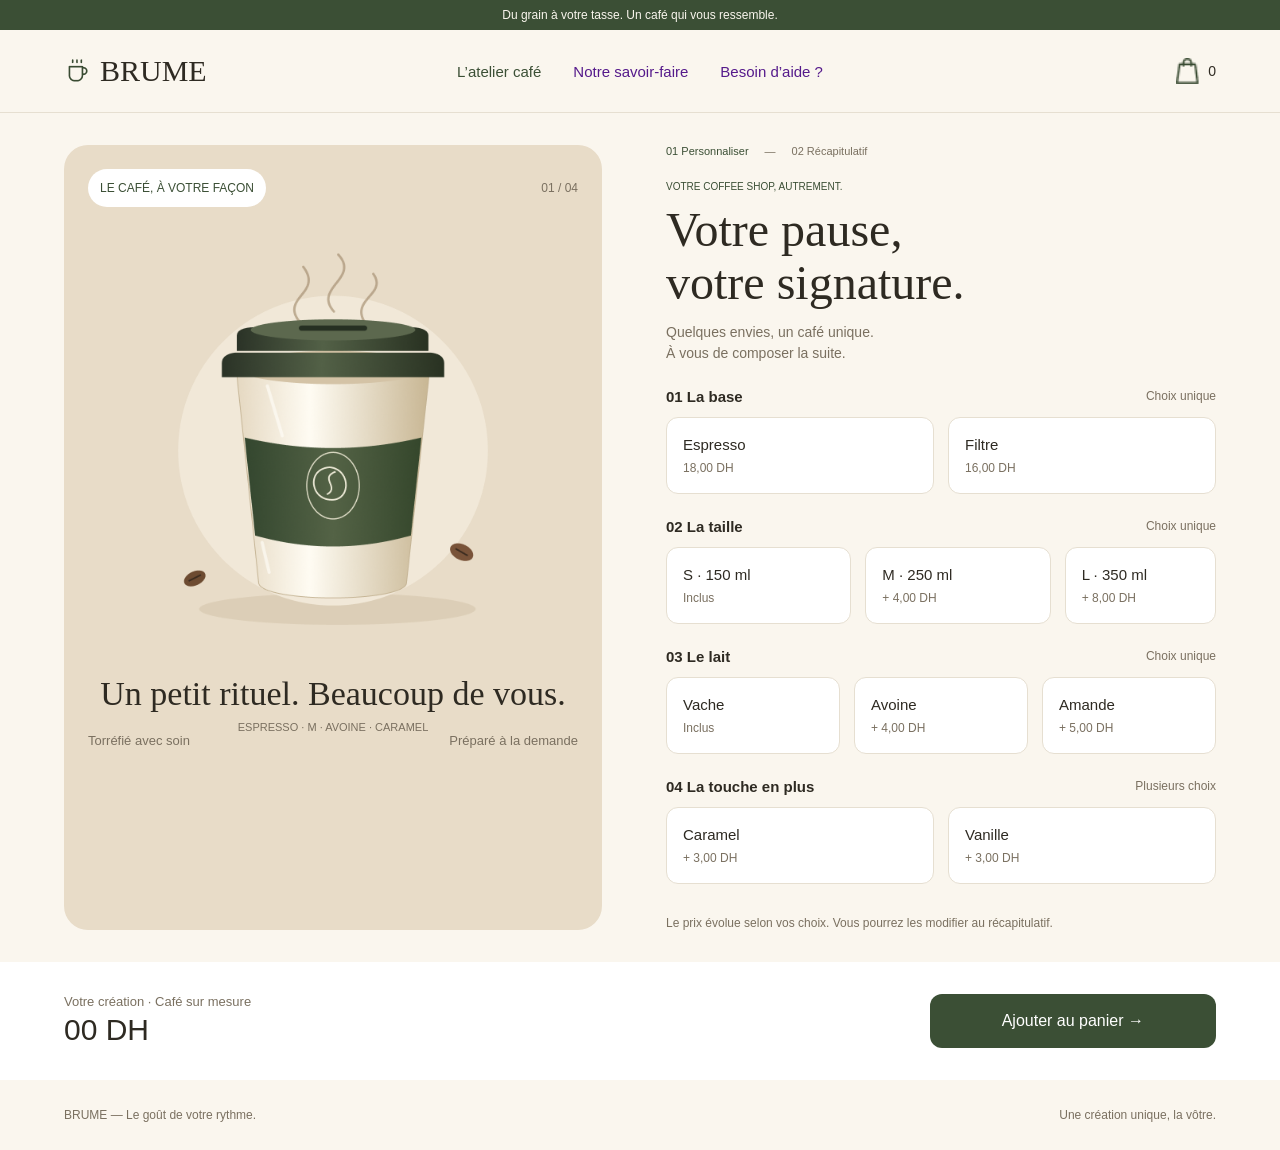
<file: index.html>
<!doctype html>
<html lang="en">
  <head>
    <meta charset="UTF-8" />
    <meta name="viewport" content="width=device-width, initial-scale=1.0" />
    <title>Coffee Shop Configurator</title>
    <link rel="stylesheet" href="style/nativ.css" />
    <script src="script/script.js" defer></script>
    <link rel="stylesheet" href="style/respo.css" />
  </head>
  <body>
    <header class="header">
      <p class="item1">Du grain à votre tasse. Un café qui vous ressemble.</p>
      <div class="item2">
        <img class="logo" src="assetes/icons/Brume.png" alt="Cup of Coffee" />
        <h1>BRUME</h1>
      </div>

      <nav class="navBar">
        <a href="">L’atelier café</a>
        <a href="">Notre savoir-faire</a>
        <a href="">Besoin d’aide ?</a>
      </nav>
      <div class="item3">
        <img class="logo" src="assetes/icons/Vector.png" alt="Vector" />
        <p class="count">0</p>
      </div>
    </header>

    <main class="main">
      <section class="container" >
        <div class="picture">
          <div class="hero1">
            <span>LE CAFÉ, À VOTRE FAÇON</span>
            <p>01 / 04</p>
          </div>

          <img class="img" src="assetes/images/Cafe.png" alt="Cup of Coffee" />
          <p class="item1">Un petit rituel. Beaucoup de vous.</p>
          <p class="item2">ESPRESSO · M · AVOINE · CARAMEL</p>
          <div class="hero2">
            <p>Torréfié avec soin</p>
            <p>Préparé à la demande</p>
          </div>
        </div>
        <div class="info">
          <div class="hero1">
            <span class="item1">01 Personnaliser</span>
            <span class="item2">—</span>
            <span class="item3">02 Récapitulatif</span>
          </div>

          <div class="hero2">
            <p class="item1">VOTRE COFFEE SHOP, AUTREMENT.</p>

            <h1 class="item2">Votre pause,<br />votre signature.</h1>

            <p class="item3">
              Quelques envies, un café unique.<br />
              À vous de composer la suite.
            </p>
          </div>

          <div class="hero3">
            <div class="parTop">
              <h2 class="item1">01 La base</h2>
              <span class="item2">Choix unique</span>
            </div>

            <div class="options" class="bases">
              <label class="option">
                <input
                  type="radio"
                  name="base"
                  value="Espresso"
                  data-price="18"
                />
                <span class="name">Espresso</span>
                <span class="price">18,00 DH</span>
              </label>

              <label class="option">
                <input
                  type="radio"
                  name="base"
                  value="Filtre"
                  data-price="16"
                />
                <span class="name">Filtre</span>
                <span class="price">16,00 DH</span>
              </label>
            </div>
          </div>

          <div class="hero4">
            <div class="parTop">
              <h2 class="item1">02 La taille</h2>
              <span class="item2">Choix unique</span>
            </div>

            <div class="options" class="sizes">
              <label class="option">
                <input
                  type="radio"
                  name="size"
                  value="S · 150 ml"
                  data-price="0"
                />
                <span class="name">S · 150 ml</span>
                <span class="price">Inclus</span>
              </label>

              <label class="option">
                <input
                  type="radio"
                  name="size"
                  value="M · 250 ml"
                  data-price="4"
                />
                <span class="name">M · 250 ml</span>
                <span class="price">+ 4,00 DH</span>
              </label>

              <div class="options">
                <label class="option">
                  <input
                    type="radio"
                    name="size"
                    value="L · 350 ml"
                    data-price="8"
                  />
                  <span class="name">L · 350 ml</span>
                  <span class="price">+ 8,00 DH</span>
                </label>
              </div>
            </div>
          </div>
          <div class="hero5">
            <div class="parTop">
              <h2 class="item1">03 Le lait</h2>
              <span class="item2">Choix unique</span>
            </div>

            <div class="options" class="milks">
              <label class="option">
                <input type="radio" name="milk" value="Vache" />
                <span class="name">Vache</span>
                <span class="price">Inclus</span>
              </label>

              <label class="option">
                <input type="radio" name="milk" value="Avoine" data-price="4" />
                <span class="name">Avoine</span>
                <span class="price">+ 4,00 DH</span>
              </label>

              <label class="option">
                <input type="radio" name="milk" value="Amande" data-price="5" />
                <span class="name">Amande</span>
                <span class="price">+ 5,00 DH</span>
              </label>
            </div>
          </div>

          <div class="hero6">
            <div class="parTop">
              <h2 class="item1">04 La touche en plus</h2>
              <span class="item2">Plusieurs choix</span>
            </div>

            <div class="options" class="extras">
              <label class="option">
                <input
                  type="checkbox"
                  name="extra"
                  value="Caramel"
                  data-price="3"
                />
                <span class="name">Caramel</span>
                <span class="price">+ 3,00 DH</span>
              </label>

              <label class="option">
                <input
                  type="checkbox"
                  name="extra"
                  value="Vanille"
                  data-price="3"
                />
                <span class="name">Vanille</span>
                <span class="price">+ 3,00 DH</span>
              </label>
            </div>
          </div>
          <p class="note">
            Le prix évolue selon vos choix. Vous pourrez les modifier au
            récapitulatif.
          </p>
        </div>
      </section>

      <section class="container factoria hidden" >
        <div>
          <div class="picture">
            <div class="hero1">
              <span>LE CAFÉ, À VOTRE FAÇON</span>
              <p>01 / 04</p>
            </div>

            <img
              class="img"
              src="assetes/images/Cafe.png"
              alt="Cup of Coffee"
            />

            <p class="item1">Un petit rituel. Beaucoup de vous.</p>
            <p class="item2">ESPRESSO · M · AVOINE · CARAMEL</p>
          </div>

          <div class="parts">
            <div class="part1">
              <h2 class="item1">Votre café signature</h2>
              <p class="item2">Espresso · M · Avoine · Caramel</p>
            </div>
            <div class="part2">
              <a href="" class="modifier" id="modifier">Modifier</a>
            </div>
          </div>
        </div>

        <div class="info">
          <div class="hero1">
            <span class="item1">01 Personnaliser</span>
            <span class="item2">—</span>
            <span class="item3">02 Récapitulatif</span>
          </div>

          <div class="hero2">
            <p class="item1">VOTRE CRÉATION EST PRÊTE.</p>

            <h1 class="item2">
              Votre moment café,<br />
              exactement comme vous l’aimez.
            </h1>
          </div>
          <div class="facteura"></div>
          <div class="hero3">
            <span class="badge">✓ Sélection ajoutée</span>

            <h2 class="item1">Votre récapitulatif</h2>

            <p class="item2">Une création personnalisée · Quantité : 1</p>

            <div class="details">
              <div class="detail" data-type="base">
                <span class="detail-name">Base · Espresso</span>
                <span class="detail-price">18,00 DH</span>
              </div>

              <div class="detail" data-type="size">
                <span class="detail-name">Taille · M / 250 ml</span>
                <span class="detail-price">4,00 DH</span>
              </div>

              <div class="detail" data-type="milk">
                <span class="detail-name">Lait · Avoine</span>
                <span class="detail-price">4,00 DH</span>
              </div>

              <div class="detail" data-type="extra">
                <span class="detail-name">Supplément · Caramel</span>
                <span class="detail-price">3,00 DH</span>
              </div>
            </div>

            <div class="total">
              <h2 class="item1">Total</h2>
              <span class="item2"> 00 DH</span>
            </div>

            <p class="note">
              Prix de cette sélection · aucun paiement effectué.
            </p>

            <button class="backbtn" type="button">Créer un autre café →</button>
            <button class="checkoutbtn" id="CheckoutBtn" type="button">
              Passer au paiement →
            </button>
            <div class="confirmation">
              <span>✓</span>
              <p>Votre sélection reste modifiable à tout moment.</p>
            </div>
          </div>
        </div>
      </section>

      <section class="checkout hidden" id="checkoutSection" >
        <div class="checkout-head">
          <p class="checkout-steps">
            <span> <button class="btnPage" id="linkPage1"> 01 Personnaliser </button>  </span>
            <span>—</span>
            <span><button class="btnPage" id="linkPage2"> 02 Récapitulatif </button>  </span>
            <span>—</span>
            <span><button class="btnPage" id="linkPage3"> 03 Paiement </button> </span>
          </p>
          <h1 class="checkout-title">Finalisez votre commande.</h1>
        </div>

        <div class="checkout-layout">
          <section class="cart">
            <div class="cart-header">
              <h2 id="cartTitle">Votre panier</h2>
              <span id="cartCount"> <span>0</span>  article</span>
            </div>


            <ul class="cart-list" id="cartList"></ul>

            <p class="cart-empty hidden" id="cartEmpty">
              Votre panier est vide.
            </p>

            <button class="add-product-btn" type="button">
              + Ajouter un autre produit
            </button>

            <div class="cart-summary">
              <div class="cart-summary-total">
                <span>Total</span>
                <strong id="cartTotal">0,00 DH</strong>
              </div>
            </div>
          </section>

          <section class="payment">
            <h2 id="paymentTitle">Paiement</h2>

            <form class="checkout-form" id="checkoutForm">
              <fieldset class="form-block">
                <legend>Informations personnelles</legend>
                <div class="form">
                  <div class="form-group">
                    <label for="firstName">Prénom</label>
                    <input
                      type="text"
                      id="firstName"
                      name="firstName"
                      placeholder="Ahmed"
                    />
                    <small class="form-error" id="firstNameError"></small>
                  </div>

                  <div class="form-group">
                    <label for="lastName">Nom</label>
                    <input
                      type="text"
                      id="lastName"
                      name="lastName"
                      placeholder="Benali"
                    />
                    <small class="form-error" id="lastNameError"></small>
                  </div>
                </div>

                <div class="form-group">
                  <label for="address">Adresse de livraison</label>
                  <input
                    type="text"
                    id="address"
                    name="address"
                    placeholder="12 rue ... , Casablanca"
                  />
                  <small class="form-error" id="addressError"></small>
                </div>

                <div class="form-group">
                  <label for="email">Email</label>
                  <input
                    type="text"
                    id="email"
                    name="email"
                    placeholder="nom@exemple.com"
                  />
                  <small class="form-error" id="emailError"></small>
                </div>
              </fieldset>

              <fieldset class="form-block">
                <legend>Carte bancaire</legend>

                <div class="form-group">
                  <label for="cardNumber">Numéro de carte</label>
                  <input
                    type="text"
                    id="cardNumber"
                    name="cardNumber"
                    placeholder="1234 5678 9012 3456"
                  />
                  <small class="form-error" id="cardNumberError"></small>
                </div>

                <div class="form-row">
                  <div class="form-group">
                    <label for="cardExpiry">Expiration</label>
                    <input
                      type="text"
                      id="cardExpiry"
                      name="cardExpiry"
                      placeholder="MM/AA"
                    />
                    <small class="form-error" id="cardExpiryError"></small>
                  </div>

                  <div class="form-group">
                    <label for="cardCvv">CVV</label>
                    <input
                      type="text"
                      id="cardCvv"
                      name="cardCvv"
                      placeholder="123"
                    />
                    <small class="form-error" id="cardCvvError"></small>
                  </div>
                </div>
              </fieldset>

              <button class="pay-btn" id="payBtn" type="submit">
                Payer <span id="payTotal">0,00 DH</span>
              </button>

              <p class="form-success hidden" id="formSuccess">
                Commande validee. Merci !
              </p>
            </form>
          </section>
        </div>
        <div class="search-modal hidden" id="searchModal" >
          <div class="search-box">
            <div class="search-box-header">
              <h3 id="searchTitle">Ajouter un produit</h3>
              <button
                class="search-close"
                id="closeSearchBtn"
                type="button"
              >
                ✕
              </button>
            </div>

            <input
              type="search"
              id="searchInput"
              placeholder="Rechercher un produit..."
            />
            <ul class="search-results" id="searchResults">
        
            </ul>

            <p class="search-empty hidden" id="searchEmpty">
              Aucun produit trouve.
            </p>
          </div>
        </div>
      </section>

      <section class="container_fin" >
        <div class="price_total">
          <p class="text">Votre création · Café sur mesure</p>
          <p class="price">00 DH</p>
        </div>
        <div class="addBtn">
          <button class="btnSend" type="submit" form="from_class">
            Ajouter au panier →
          </button>
        </div>
      </section>

      <footer class="footer">
        <div class="item">
          <p>BRUME — Le goût de votre rythme.</p>
        </div>

        <div class="item">
          <p>Une création unique, la vôtre.</p>
        </div>
      </footer>
    </main>
  </body>
</html>
</file>
<file: style/nativ.css>
*{
  margin: 0;
  padding: 0;
  box-sizing: border-box;
}
 
body {
  font-family: sans-serif;
  background-color: #faf6ee;
  color: #2e2a22;
}
 
a {
  text-decoration: none;
}
 
img {
  display: block;
}

.header {
  display: flex;
  flex-wrap: wrap;
  align-items: center;
  border-bottom: 1px solid #e6dfd1;
}
 

.header .item1 {
  flex-basis: 100%;
  background-color: #3b4f35;
  color: #faf6ee;
  text-align: center;
  font-size: 12px;
  padding: 8px;
}
 
.header .item2 {
  flex: 1;
  display: flex;
  align-items: center;
  gap: 10px;
  padding: 24px 0 24px 64px;
}
 
.header .item2 h1 {
  font-family: serif;
  font-weight: 500;
  font-size: 30px;
}
 
.header .logo {
  height: 26px;
}

.navBar {
  display: flex;
  gap: 32px;
  font-size: 15px;
  color: #6b6150;
}
 
.navBar a:first-child {
  color: #3b4f35;
}
 
.header .item3 {
  flex: 1;
  display: flex;
  justify-content: flex-end;
  align-items: center;
  gap: 8px;
  padding: 24px 64px 24px 0;
  font-size: 14px;
}


/* section one */
.container {
  display: flex;
  gap: 64px;
  padding: 32px 64px;
}

/* photo */
.picture {
  display: flex;
  flex-direction: column;
  align-items: center;
  background-color: #e8dcc8;
  border-radius: 24px;
  padding: 24px;
}
 
.picture .hero1 {
  width: 100%;
  display: flex;
  justify-content: space-between;
  align-items: center;
  font-size: 12px;
  color: #7a7060;
}
 
.picture .hero1 span {
  background-color: #ffffff;
  color: #3b4f35;
  padding: 12px 12px;
  border-radius: 999px;
}
 
.picture .img {
  width: 100%;
  max-height: 420px;
  object-fit: contain;
  margin: 24px 0;
}
 
.picture .item1 {
  font-family: serif;
  font-size: 34px;
  text-align: center;
}
 
.picture .item2 {
  font-size: 11px;
  color: #7a7060;
  margin-top: 8px;
}
 
.picture .hero2 {
  width: 100%;
  display: flex;
  justify-content: space-between;
  font-size: 13px;
  color: #7a7060;
}

/* section form */

.info {
  flex: 1;
  display: flex;
  flex-direction: column;
  gap: 24px;
}
 
.info > .hero1 {
  display: flex;
  gap: 16px;
  font-size: 11px;
  color: #7a7060;
}
 
.info > .hero1 .item1 {
  color: #3b4f35;
}
 
.info > .hero2 {
  display: flex;
  flex-direction: column;
  gap: 12px;
}
 
.info > .hero2 .item1 {
  font-size: 10px;
  color: #3b4f35;
}
 
.info > .hero2 .item2 {
  font-family: serif;
  font-weight: 500;
  font-size: 48px;
  line-height: 1.1;
}
 
.info > .hero2 .item3 {
  font-size: 14px;
  line-height: 1.5;
  color: #7a7060;
}

.hero3,
.hero4,
.hero5,
.hero6 {
  display: flex;
  flex-direction: column;
  gap: 12px;
}

.parTop {
  display: flex;
  justify-content: space-between;
  align-items: center;
}

.parTop .item1 {
  font-size: 15px;
  font-weight: 700;
}

.parTop .item2 {
  font-size: 12px;
  color: #7a7060;
}

.options {
  display: flex;
  gap: 14px;
}

.options {
  flex: 1;
}

.option {
  flex: 1;
  display: flex;
  flex-direction: column;
  gap: 8px;
  padding: 18px 16px;
  background-color: #ffffff;
  border: 1px solid #e6dfd1;
  border-radius: 12px;
  cursor: pointer;
}

.option input {
  display: none;
}

.option .name {
  font-size: 15px;
}
 
.option .price {
  font-size: 12px;
  color: #7a7060;
}

.note {
  font-size: 12px;
  color: #7a7060;
  margin-top: 8px;
}


/* last section */

.container_fin{
  display: flex;
  background-color: #ffffff;
  justify-content: space-between;
  padding: 32px 64px;
}
 
.price_total .text {
  font-size: 13px;
  color: #7a7060;
}
 
.price_total .price {
  font-size: 30px;
  margin-top: 4px;
}
 
.btnSend {
  background-color: #3b4f35;
  color: #ffffff;
  font-family: inherit;
  font-size: 16px;
  padding: 18px 72px;
  border: none;
  border-radius: 12px;
  cursor: pointer;
}
 
.btnSend:hover {
  background-color: #2c3c28;
}

/* page 2 factura */

.badge {
  align-self: flex-start;
  background-color: #e8edda;
  color: #3b4f35;
  font-size: 13px;
  padding: 8px 14px;
  border-radius: 12px;
}
 
.details {
  display: flex;
  flex-direction: column;
  gap: 10px;
  font-size: 14px;
}
 
.detail {
  display: flex;
  justify-content: space-between;
}
 
.total {
  display: flex;
  justify-content: space-between;
  align-items: center;
  border-top: 1px solid #e6dfd1;
  padding-top: 12px;
}
 
.total .item2 {
  font-size: 24px;
}
 
.backbtn , .checkoutbtn , .pay-btn {
  background-color: #3b4f35;
  color: #ffffff;
  font-family: inherit;
  font-size: 16px;
  padding: 16px;
  border: none;
  border-radius: 12px;
  cursor: pointer;
}
 
.confirmation {
  display: flex;
  gap: 8px;
  font-size: 13px;
  color: #7a7060;
}
 
.modifier {
  color: #3b4f35;
  text-decoration: underline;
}

.factoria .info{
  background-color: #FFFFFF;
  padding: 30px;
  border-radius: 20px;
  border: 1px solid #DFD5C8;
}

.parts{
  display: flex;
  justify-content: space-between;
  align-items: center;
  padding: 20px;
}

.parts div > .item1 {
  color: #30291F;
  font-size: 20px;

}
.parts div > .item2 {
  color: #796A59;
  font-size: 12px;

}

.parts .part1{
  display: flex;
  flex-direction: column;
  gap: 10px;
}
 


/* footer */

.footer {
  display: flex;
  justify-content: space-between;
  padding: 28px 64px;
  font-size: 12px;
  color: #7a7060;
}

/* page checkout  */

.checkout {
  display: flex;
  flex-direction: column;
  gap: 32px;
  padding: 32px 64px;
}
 
.checkout-head {
  display: flex;
  flex-direction: column;
  gap: 16px;
}
 
.checkout-layout {
  display: flex;
  gap: 64px;
  align-items: flex-start;
}
 
.cart,
.payment {
  flex: 1;
  display: flex;
  flex-direction: column;
  gap: 20px;
}
 
.cart h2,
.payment h2 {
  font-size: 20px;
  color: #30291f;
}
 
.cart-header span {
  font-size: 12px;
  color: #7a7060;
}
 
.cart-list {
  list-style: none;
  display: flex;
  flex-direction: column;
  gap: 16px;
}


/* create element by js */

.cart-item {
  display: flex;
  align-items: center;
  gap: 16px;
  padding-bottom: 16px;
  border-bottom: 1px solid #e3c488;
}

.cart-item-img {
  width: 56px;
  height: 56px;
  object-fit: cover;
  border-radius: 12px;
  background-color: #ead0a221;
}



.cart-item-info {
  flex: 1;
}
 
.cart-item-name {
  font-size: 15px;
}
 
.cart-item-unit {
  font-size: 12px;
  color: #7a7060;
  margin-top: 4px;
}
 
.cart-item-qty {
  display: flex;
  align-items: center;
  gap: 10px;
  font-size: 14px;
}
 
.qty-btn {
  width: 28px;
  height: 28px;
  background-color: #ffffff;
  border: 1px solid #e6dfd1;
  border-radius: 8px;
  font-size: 16px;
  cursor: pointer;
}
 
.qty-btn:hover {
  background-color: #e8edda;
}
 
.cart-item-subtotal {
  min-width: 80px;
  text-align: right;
  font-size: 14px;
}
 

/* =========================== */
.cart-empty {
  font-size: 14px;
  color: #7a7060;
}
 
.add-product-btn {
  background-color: transparent;
  color: #3b4f35;
  font-family: inherit;
  font-size: 14px;
  padding: 14px;
  border: 1px dashed #3b4f35;
  border-radius: 12px;
  cursor: pointer;
}
 
.add-product-btn:hover {
  background-color: #e8edda;
}
 
.checkout-form {
  display: flex;
  flex-direction: column;
  gap: 24px;
}
 
.form-block {
  display: flex;
  flex-direction: column;
  gap: 16px;
  border: none;
}
 
.form-block legend {
  font-size: 15px;
  font-weight: 700;
  margin-bottom: 12px;
}
 
.form,
.form-row {
  display: flex;
  gap: 14px;
}
 
.form-group {
  flex: 1;
  display: flex;
  flex-direction: column;
  gap: 6px;
}
 
.form-group label {
  font-size: 13px;
  color: #7a7060;
}
 
.form-group input,
.search-box input {
  padding: 12px 14px;
  background-color: #ffffff;
  border: 1px solid #e6dfd1;
  border-radius: 12px;
  font-family: inherit;
  font-size: 14px;
}
 
.form-group input:focus,
.search-box input:focus {
  outline: none;
  border-color: #3b4f35;
}
 
.form-group input.invalid {
  border-color: #c0392b;
}
 
.form-group input.valid {
  border-color: #3b8a3e;
}
 
.form-error {
  font-size: 12px;
  color: #c0392b;
}
 
.pay-btn {
  width: 100%;
}


/*  Quick Add (modal)  */
.search-modal {
  position: fixed;
  top: 0;
  left: 0;
  width: 100%;
  height: 100%;
  display: flex;
  justify-content: center;
  align-items: flex-start;
  padding: 80px 20px;
  background-color: rgba(46, 42, 34, 0.5);
  z-index: 10;
}
 
.search-box {
  width: 100%;
  max-width: 480px;
  display: flex;
  flex-direction: column;
  gap: 16px;
  background-color: #ffffff;
  border-radius: 20px;
  padding: 24px;
}
 
.search-box-header {
  display: flex;
  justify-content: space-between;
  align-items: center;
}
 
.search-close {
  background: none;
  border: none;
  font-size: 18px;
  color: #7a7060;
  cursor: pointer;
}
 
.search-results {
  list-style: none;
  display: flex;
  flex-direction: column;
  max-height: 260px;
  overflow-y: auto;
}
 
.search-empty {
  font-size: 13px;
  color: #7a7060;
  text-align: center;
}
 

/* live search style carts */

.search-cart {
    display: flex;
    align-items: center;
    gap: 15px;
    padding: 12px;
    margin-bottom: 10px;
    background-color: #fff;
    border: 1px solid #eee;
    border-radius: 10px;
    cursor: pointer;
    list-style: none;
  
}

.search-cart:hover {
    background-color: #f8f3ed;
    border-color: #b68b63;
   
}


.search-cart .cart-item-img {
    width: 65px;
    height: 65px;
    object-fit: cover;
    border-radius: 8px;
}

.search-cart .search-item-name {
    flex: 1;
    font-size: 14px;
    font-weight: 600;
    color: #3b2920;
}


.search-cart .cart-item-category {
    font-size: 11px;
    color: #999;
    background-color: #f3eee9;
    padding: 5px 9px;
    border-radius: 15px;
}


.search-cart .search-item-price {
    font-size: 14px;
    font-weight: bold;
    color: #9b643d;
    white-space: nowrap;
}

.btnDelete{
  padding: 5px;
  border: 1px solid cadetblue;
  border-radius: 7px;
  font-size: 12px;
  color: #30291f;

}

.btnDelete:hover{
  background-color:#999;
}

.checkout-steps > span > button {
  font-size: 16px;
  border: none;
}

.checkout-steps > span > button:hover{
  color: wheat ;
  
}

/* for hidden les sections  */

.hidden {
  display: none;
}
</file>
<file: style/respo.css>
@media (max-width: 768px) {
  .header .item2 {
    padding: 16px 0 16px 20px;
  }

  .header .item3 {
    padding: 16px 20px 16px 0;
  }

  .navBar {
    order: 4;
    flex-basis: 100%;
    justify-content: center;
    flex-wrap: wrap;
    gap: 16px;
    font-size: 14px;
    padding-bottom: 16px;
  }

  .container {
    flex-direction: column;
    gap: 24px;
    padding: 20px;
  }

  .picture {
    width: 100%;
    padding: 16px;
  }

  .picture .img {
    max-height: 260px;
    margin: 16px 0;
  }

  .picture .item1 {
    font-size: 24px;
  }

  .info {
    flex: none;
    width: 100%;
  }

  .info > .hero2 .item2 {
    font-size: 34px;
  }

  .options {
    gap: 10px;
  }

  .option {
    padding: 12px 10px;
  }

  .option .name {
    font-size: 14px;
  }

  .container_fin {
    align-items: center;
    gap: 16px;
    padding: 16px 20px;
  }

  .price_total .price {
    font-size: 22px;
  }

  .btnSend {
    font-size: 14px;
    padding: 14px 20px;
  }

  .factoria .info {
    padding: 20px;
  }

  .details {
    font-size: 13px;
  }

  .total .item2 {
    font-size: 22px;
  }

  .backbtn {
    width: 100%;
    font-size: 15px;
  }

  .parts {
    padding: 14px 16px;
  }

  .parts div > .item1 {
    font-size: 16px;
  }

  .footer {
    flex-direction: column;
    gap: 8px;
    padding: 20px;
  }

  .checkout {
    padding: 20px;
  }
 
  .checkout-layout {
    flex-direction: column;
    gap: 24px;
  }
 
  .cart,
  .payment {
    flex: none;
    width: 100%;
    padding: 20px;
  }
 
  .checkout-title {
    font-size: 34px;
  }
 
  .form {
    flex-direction: column;
  }
 
  .cart-item {
    flex-wrap: wrap;
  }
 
  .search-modal {
    padding: 40px 16px;
  }
}


@media (max-width: 400px) {
  .info > .hero2 .item2 {
    font-size: 30px;
  }

  .picture .item1 {
    font-size: 22px;
  }

  .option {
    padding: 10px 8px;
  }

  .option .name {
    font-size: 13px;
  }

  .btnSend {
    padding: 12px 16px;
  }
}
</file>
